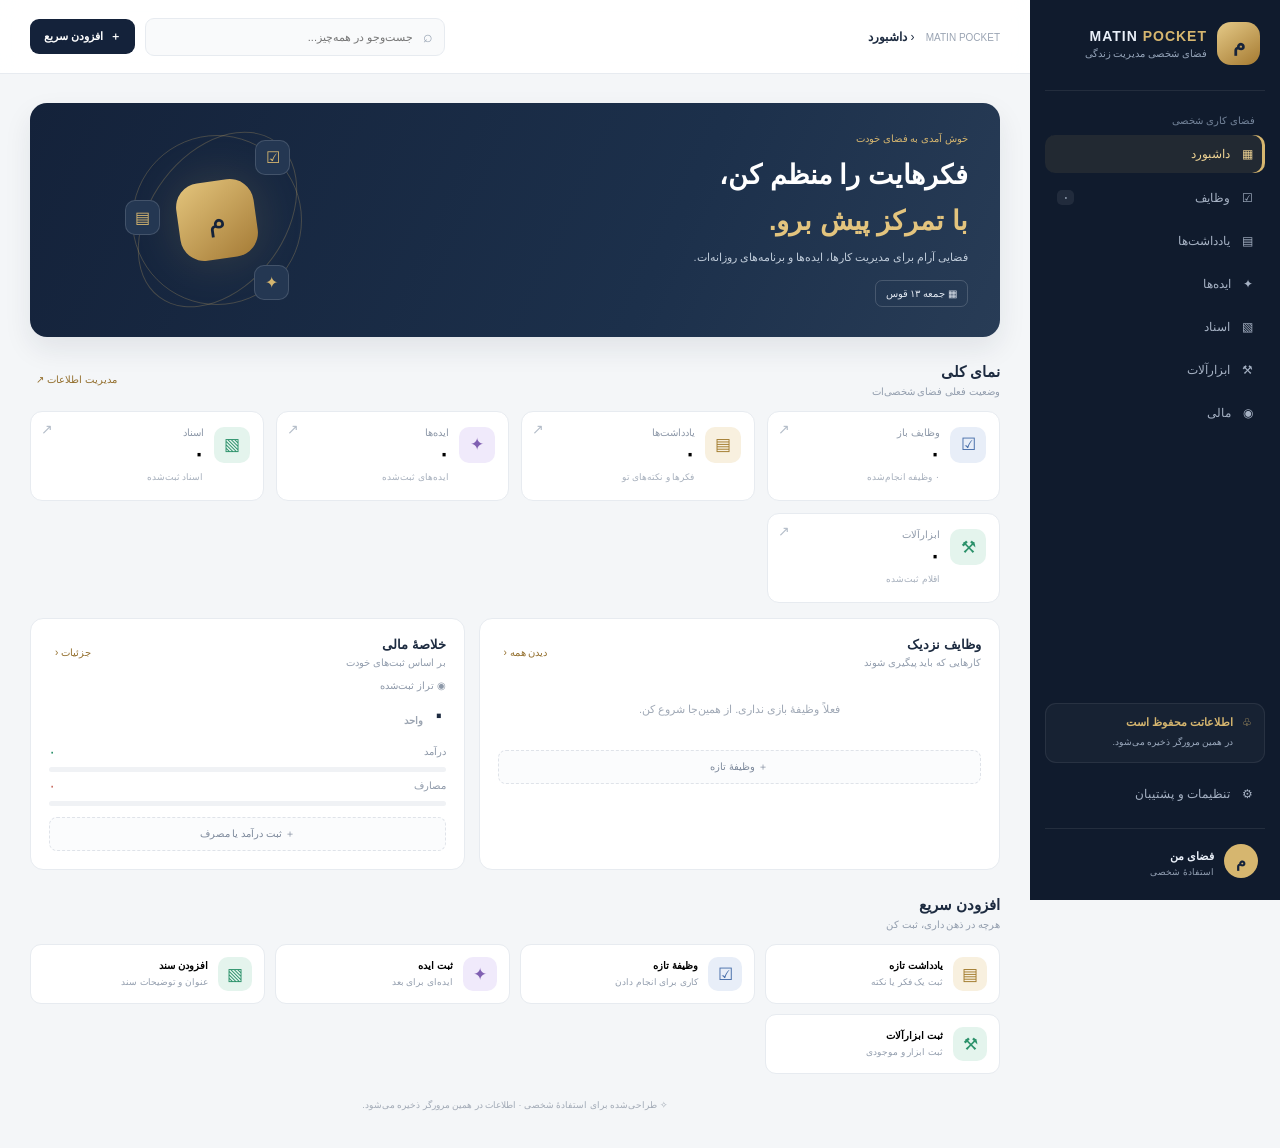
<file: matin-pocket/index.html>
<!doctype html>
<html lang="fa-AF" dir="rtl">
<head>
<meta charset="utf-8">
<meta name="viewport" content="width=device-width, initial-scale=1">
<meta name="theme-color" content="#14223a">
<title>MATIN POCKET — فضای شخصی مدیریت زندگی</title>
<style>
:root{--navy:#14223a;--navy2:#203651;--gold:#d6b66f;--gold-light:#f8f0df;--bg:#f4f6f8;--ink:#1d2b40;--muted:#929dad;--line:#e7ebf0;--white:#fff;--green:#2b916a;--red:#c96f64;--purple:#8060b2;--blue:#456ca8}
*{box-sizing:border-box}body{margin:0;background:var(--bg);font-family:'Vazirmatn',Tahoma,sans-serif;color:var(--ink);min-width:320px}button,input,textarea,select{font:inherit}button{cursor:pointer}button:focus-visible,input:focus-visible,textarea:focus-visible,select:focus-visible{outline:3px solid #d6b66f66;outline-offset:2px}
.layout{min-height:100vh}.sidebar{position:fixed;right:0;top:0;bottom:0;width:250px;background:#101b2d;color:#eaf0f9;padding:22px 15px;display:flex;flex-direction:column;z-index:5}.brand{display:flex;gap:10px;align-items:center;padding:0 5px 25px;border-bottom:1px solid #ffffff14}.brand-mark{width:43px;height:43px;border-radius:14px;background:linear-gradient(145deg,#e5ca88,#a57a31);display:grid;place-items:center;color:#18243a;font-weight:800;font-size:20px}.brand-name{font-size:14px;direction:ltr;text-align:right;font-weight:800;letter-spacing:1px}.brand-name span{color:var(--gold)}.brand small{display:block;color:#95a4b9;font-size:10px;margin-top:4px}.nav-label{font-size:10px;color:#75859b;margin:24px 10px 9px}.nav{display:grid;gap:5px}.nav button{display:flex;align-items:center;gap:12px;text-align:right;width:100%;border:0;background:transparent;color:#a6b2c4;padding:12px;border-radius:10px;font-size:12px}.nav button:hover{background:#ffffff0d;color:white}.nav button.active{color:#f0d494;background:#d8b96c16;box-shadow:inset -3px 0 var(--gold)}.nav .count{margin-right:auto;background:#ffffff13;border-radius:5px;padding:2px 6px;font-size:10px}.sidebar-bottom{margin-top:auto}.privacy{display:flex;gap:9px;padding:12px;border:1px solid #ffffff13;background:#ffffff08;border-radius:11px;color:var(--gold);font-size:11px}.privacy small{display:block;color:#9eacc0;line-height:1.8;margin-top:5px;font-size:9px}.profile{border-top:1px solid #ffffff15;margin-top:15px;padding:15px 7px 0;display:flex;align-items:center;gap:10px}.avatar{width:34px;height:34px;border-radius:50%;display:grid;place-items:center;background:var(--gold);color:var(--navy);font-weight:800}.profile strong{font-size:11px}.profile small{display:block;color:#94a1b4;font-size:9px;margin-top:3px}
main{margin-right:250px;min-height:100vh}.topbar{height:74px;position:sticky;top:0;z-index:4;background:#ffffffeb;backdrop-filter:blur(12px);border-bottom:1px solid var(--line);display:flex;align-items:center;justify-content:space-between;padding:0 30px;gap:15px}.crumb{font-size:12px;white-space:nowrap}.crumb span{direction:ltr;display:inline-block;color:#9aa4b3;font-size:10px;margin-left:8px}.actions{display:flex;align-items:center;gap:10px}.search{display:flex;align-items:center;gap:8px;width:300px;border:1px solid var(--line);background:#f9fafb;padding:9px 11px;border-radius:9px;color:#99a4b4}.search input{width:100%;border:0;outline:0;background:transparent;font-size:11px;color:var(--ink)}.btn{display:inline-flex;align-items:center;justify-content:center;gap:7px;border:0;border-radius:9px;padding:10px 14px;font-size:11px;font-weight:600;white-space:nowrap}.btn.primary{background:var(--navy);color:white}.btn.primary:hover{background:var(--navy2)}.btn.secondary{background:#f0f2f5;color:#4d5b70;border:1px solid #e2e6ec}.btn.gold{background:var(--gold-light);color:#8b692c}.mobile-menu,.mobile-close{display:none}
.content{max-width:1400px;margin:auto;padding:29px 30px 38px}.hero{position:relative;overflow:hidden;display:flex;align-items:center;min-height:230px;border-radius:17px;padding:30px 32px;background:linear-gradient(115deg,#14223a,#1c304b 65%,#283c56);color:white;box-shadow:0 12px 28px #14253d16}.hero .eyebrow{color:var(--gold);font-size:10px;margin-bottom:9px}.hero h1{font-size:27px;line-height:1.7;margin:0}.hero h1 span{color:#e3c47e}.hero p{font-size:11px;color:#c0ccda;margin:6px 0 16px}.date{font-size:10px;display:inline-flex;gap:7px;border:1px solid #ffffff2a;border-radius:7px;padding:7px 10px;color:#e2e8f1}.hero-art{position:absolute;left:9%;top:50%;transform:translateY(-50%);width:200px;height:200px;display:grid;place-items:center;color:var(--gold)}.orbit{position:absolute;border:1px solid #d7b56840;border-radius:50%}.orbit.one{width:170px;height:170px}.orbit.two{width:135px;height:195px;transform:rotate(37deg)}.core{width:78px;height:78px;border-radius:24px;display:grid;place-items:center;background:linear-gradient(145deg,#e3c47c,#a57b36);color:var(--navy);font-size:29px;box-shadow:0 0 45px #d8b5682b;transform:rotate(-8deg)}.chip{position:absolute;width:35px;height:35px;display:grid;place-items:center;border-radius:10px;background:#243752;border:1px solid #ffffff24}.chip.a{top:20px;right:27px}.chip.b{bottom:20px;right:28px}.chip.c{left:8px;top:80px}.section-head{display:flex;align-items:center;justify-content:space-between;gap:12px;margin:26px 0 14px}.section-head h2{font-size:15px;margin:0}.section-head p{font-size:10px;color:var(--muted);margin:5px 0 0}.text-btn{border:0;background:transparent;color:#94702f;font-size:10px}
.stats{display:grid;grid-template-columns:repeat(4,minmax(0,1fr));gap:12px}.stat{background:white;border:1px solid var(--line);border-radius:12px;padding:15px 13px;display:flex;align-items:flex-start;gap:10px;position:relative;text-align:right;min-width:0}.stat-icon{width:36px;height:36px;border-radius:10px;display:grid;place-items:center;flex-shrink:0;font-size:17px}.blue{background:#e8eef8;color:var(--blue)}.gold-tone{background:#f8f0df;color:#a27b2d}.purple{background:#f0eafb;color:var(--purple)}.green{background:#e4f4ed;color:var(--green)}.stat-copy{display:grid;gap:4px;min-width:0}.stat-copy span{font-size:10px;color:#8d98a8}.stat-copy strong{font-size:21px}.stat-copy small{font-size:9px;color:#a6afbc;line-height:1.7}.stat .arrow{position:absolute;left:10px;top:9px;color:#b4bdc9;font-size:14px}
.columns{display:grid;grid-template-columns:1.2fr 1fr;gap:14px;margin-top:15px}.panel{border:1px solid var(--line);background:white;border-radius:13px;padding:18px;min-width:0}.panel-head{display:flex;align-items:center;justify-content:space-between;margin-bottom:12px}.panel-head h3{font-size:13px;margin:0}.panel-head p{font-size:10px;color:var(--muted);margin:5px 0 0}.link{border:0;background:transparent;color:#94702f;font-size:10px}.task-row{display:flex;align-items:center;gap:10px;padding:11px 0;border-bottom:1px solid #f0f2f5}.check{width:19px;height:19px;border-radius:50%;border:1px solid #d7dee8;background:white;color:transparent}.check:hover{border-color:var(--gold);color:#9c762f}.task-copy{display:grid;gap:4px;min-width:0}.task-copy strong{font-size:11px;white-space:nowrap;overflow:hidden;text-overflow:ellipsis}.task-copy small{font-size:9px;color:#a0a9b6}.priority{width:7px;height:7px;border-radius:50%;background:var(--gold);margin-right:auto}.priority.high{background:#e77e73}.empty-mini{text-align:center;color:#a0a9b6;font-size:11px;padding:23px 0}.add-row{width:100%;margin-top:11px;border:1px dashed #dfe3e9;background:#fbfcfd;color:#7d899b;padding:9px;border-radius:8px;font-size:10px}.add-row:hover{background:#f8f3e8;border-color:#e3cf9d}.balance-label{font-size:10px;color:#8d98a8}.balance{font-size:27px;font-weight:700;margin:8px 0 15px}.balance small{font-size:10px;color:#9ba4b1}.moneyline{display:flex;justify-content:space-between;font-size:10px;color:#8d98a8;margin:8px 0}.moneyline strong{font-size:11px}.positive{color:var(--green)!important}.negative{color:var(--red)!important}.bar{height:5px;background:#f0f2f5;border-radius:10px;overflow:hidden}.bar span{display:block;height:100%;border-radius:10px}.quick-grid{display:grid;grid-template-columns:repeat(4,minmax(0,1fr));gap:10px}.quick{display:flex;align-items:center;gap:10px;background:white;border:1px solid var(--line);border-radius:11px;padding:12px;text-align:right;min-width:0}.quick:hover{border-color:#ddc993;transform:translateY(-1px)}.quick .stat-icon{width:34px;height:34px}.quick strong{font-size:10px;display:block}.quick small{font-size:9px;color:var(--muted);display:block;margin-top:4px;line-height:1.6}.footer-note{text-align:center;color:#a2aab6;font-size:9px;margin-top:26px}
.page-head{display:flex;align-items:flex-end;justify-content:space-between;gap:14px;margin-bottom:22px}.page-head h1{font-size:25px;margin:0}.page-head p{font-size:11px;color:var(--muted);margin:7px 0 0;line-height:1.8}.entries{display:grid;grid-template-columns:repeat(3,minmax(0,1fr));gap:13px}.entry{background:white;border:1px solid var(--line);border-radius:12px;padding:15px;min-width:0}.entry-top{display:flex;justify-content:space-between;align-items:center;margin-bottom:12px}.entry-symbol{width:33px;height:33px;display:grid;place-items:center;background:var(--gold-light);color:#a27b2d;border-radius:9px}.entry-actions{display:flex;gap:4px}.icon-btn{border:0;background:transparent;color:#8e9aaa;border-radius:6px;padding:5px}.icon-btn:hover{background:#f0f2f5;color:#34445b}.icon-btn.delete:hover{background:#fff0ee;color:var(--red)}.entry h3{font-size:13px;margin:0;line-height:1.8;overflow-wrap:anywhere}.entry h3.done{text-decoration:line-through;color:#9ba5b3}.entry p{font-size:10px;color:#8995a5;line-height:1.9;white-space:pre-wrap;overflow-wrap:anywhere;margin:7px 0}.meta{display:flex;flex-wrap:wrap;gap:8px;align-items:center;border-top:1px solid #f0f2f5;margin-top:11px;padding-top:10px;font-size:9px;color:#9aa4b3}.status{margin-right:auto;border:0;border-radius:5px;padding:5px 7px;font-size:9px;background:#f7f0df;color:#9a762f}.status.done{background:#e4f4ed;color:#318767}.toolbar{display:flex;justify-content:space-between;font-size:10px;color:#9ba5b2;margin:-4px 0 14px}.empty{min-height:270px;display:flex;flex-direction:column;align-items:center;justify-content:center;text-align:center;background:#ffffff85;border:1px dashed #dce1e8;border-radius:14px;padding:25px}.empty .symbol{font-size:25px;background:var(--gold-light);color:#a27b2d;width:53px;height:53px;border-radius:15px;display:grid;place-items:center;margin-bottom:12px}.empty h3{font-size:14px;margin:0}.empty p{font-size:10px;color:#9ba5b2;line-height:1.9;max-width:320px}.settings-grid{display:grid;grid-template-columns:repeat(2,minmax(0,1fr));gap:14px}.settings-grid h3{font-size:13px;margin:12px 0 6px}.settings-grid p{font-size:10px;line-height:2;color:#8995a5;margin:0 0 15px}.full{width:100%}.badge{display:inline-flex;gap:6px;align-items:center;background:#e8f5ef;color:#348a6b;padding:7px 9px;border-radius:6px;font-size:10px}.summary{display:grid;grid-template-columns:1fr auto;gap:9px;font-size:11px;color:#8d98a8}.summary strong{color:#28364c}.warning{display:flex;gap:10px;padding:14px;background:#fbf5e7;border:1px solid #f0e1bd;color:#947438;border-radius:10px;margin-top:14px;font-size:10px;line-height:1.9}.warning p{margin:0}
.backdrop{position:fixed;inset:0;background:#101b2d8c;z-index:20;display:flex;align-items:center;justify-content:center;padding:15px;backdrop-filter:blur(4px)}.modal{width:min(490px,100%);max-height:92vh;overflow:auto;background:white;border-radius:16px;padding:22px;box-shadow:0 25px 80px #0003}.modal-head{display:flex;justify-content:space-between;align-items:center;margin-bottom:18px}.modal-head h2{font-size:18px;margin:0}.field{display:grid;gap:6px;font-size:10px;color:#68768a;margin-bottom:12px}.field input,.field textarea,.field select{width:100%;border:1px solid #e0e5eb;border-radius:8px;background:#fbfcfd;padding:10px;color:#1c2a40;font-size:11px}.field textarea{resize:vertical;line-height:1.8}.two{display:grid;grid-template-columns:1fr 1fr;gap:10px}.modal-foot{display:flex;justify-content:flex-end;gap:8px;border-top:1px solid #eef0f3;padding-top:15px;margin-top:5px}.toast{position:fixed;left:18px;bottom:18px;background:var(--navy);color:white;border-radius:10px;padding:12px 16px;z-index:30;font-size:11px;box-shadow:0 12px 35px #11182735}.hidden{display:none!important}
@media(max-width:1150px){.content{padding:23px 22px}.topbar{padding:0 22px}.hero-art{left:1%}.stats{gap:8px}.stat{padding:13px 10px;gap:8px}.stat-copy strong{font-size:19px}.quick{padding:10px;gap:7px}.quick small{font-size:8px}}
@media(max-width:900px){.sidebar{width:225px}main{margin-right:225px}.search{width:210px}.stats{grid-template-columns:repeat(2,minmax(0,1fr))}.columns{grid-template-columns:1fr}.entries{grid-template-columns:repeat(2,minmax(0,1fr))}.quick-grid{grid-template-columns:repeat(2,minmax(0,1fr))}}
@media(max-width:650px){.sidebar{width:270px;transform:translateX(105%);transition:transform .2s;box-shadow:none}.sidebar.open{transform:translateX(0);box-shadow:-20px 0 60px #101b2d45}.scrim{position:fixed;inset:0;background:#0e182a66;z-index:4}.mobile-menu,.mobile-close{display:inline-grid;place-items:center;border:0;background:transparent;color:var(--ink);font-size:20px}.mobile-close{color:#9ba5b2;margin-right:auto}.topbar{height:64px;padding:0 12px;gap:8px}.crumb span{display:none}.actions{gap:5px}.search{width:40px;padding:9px;justify-content:center;border-color:transparent;background:transparent}.search input{width:0}.search:focus-within{width:min(180px,38vw);background:#f9fafb;border-color:var(--line)}.search:focus-within input{width:100%}.actions>.btn{font-size:0;width:37px;height:37px;padding:8px}.actions>.btn span{display:none}.content{padding:17px 12px 25px}.hero{min-height:220px;padding:23px 19px}.hero h1{font-size:23px}.hero p{max-width:245px;line-height:1.9}.hero-art{opacity:.16;left:-75px}.section-head{margin-top:22px}.stat{padding:12px 9px}.stat-copy strong{font-size:18px}.stat-copy small{white-space:normal}.stat .arrow{left:5px}.quick-grid{gap:8px}.quick{padding:9px}.quick .stat-icon{width:31px;height:31px}.quick small{line-height:1.7}.page-head{align-items:flex-start;flex-direction:column}.page-head>.btn{width:100%}.page-head h1{font-size:22px}.entries,.settings-grid{grid-template-columns:1fr}.finance-stats{grid-template-columns:1fr}.modal{padding:17px}.two{gap:7px}.footer-note{line-height:1.8}}
@media(prefers-reduced-motion:reduce){*{transition:none!important;animation:none!important}}
</style>
</head>
<body>
<div class="layout">
<aside class="sidebar" id="sidebar">
  <div class="brand"><div class="brand-mark">م</div><div><div class="brand-name">MATIN <span>POCKET</span></div><small>فضای شخصی مدیریت زندگی</small></div><button class="mobile-close" onclick="toggleNav(false)" aria-label="بستن">×</button></div>
  <div class="nav-label">فضای کاری شخصی</div>
  <nav class="nav" id="nav">
    <button class="active" data-section="dashboard">▦ <span>داشبورد</span></button>
    <button data-section="tasks">☑ <span>وظایف</span><b class="count" id="openCount">0</b></button>
    <button data-section="notes">▤ <span>یادداشت‌ها</span></button>
    <button data-section="ideas">✦ <span>ایده‌ها</span></button>
    <button data-section="documents">▧ <span>اسناد</span></button>
    <button data-section="tools">⚒ <span>ابزارآلات</span></button>
    <button data-section="finance">◉ <span>مالی</span></button>
  </nav>
  <div class="sidebar-bottom">
    <div class="privacy">♧ <div><strong>اطلاعاتت محفوظ است</strong><small>در همین مرورگر ذخیره می‌شود.</small></div></div>
    <nav class="nav" style="margin-top:12px"><button data-section="settings">⚙ <span>تنظیمات و پشتیبان</span></button></nav>
    <div class="profile"><div class="avatar">م</div><div><strong>فضای من</strong><small>استفادهٔ شخصی</small></div></div>
  </div>
</aside>
<div class="scrim hidden" id="scrim" onclick="toggleNav(false)"></div>
<main>
  <header class="topbar"><div style="display:flex;align-items:center;gap:8px"><button class="mobile-menu" onclick="toggleNav(true)" aria-label="منو">☰</button><div class="crumb"><span>MATIN POCKET</span> ‹ <b id="crumb">داشبورد</b></div></div><div class="actions"><label class="search">⌕ <input id="search" placeholder="جست‌وجو در همه‌چیز..." autocomplete="off"></label><button class="btn primary" onclick="openForm()">＋ <span>افزودن سریع</span></button></div></header>
  <div class="content" id="view"></div>
</main>
</div>
<div class="backdrop hidden" id="backdrop" onclick="if(event.target===this)closeForm()">
<form class="modal" id="entryForm">
  <div class="modal-head"><div><div style="font-size:10px;color:#9aa5b6;margin-bottom:6px" id="formEyebrow">ثبت مورد تازه</div><h2 id="formTitle">افزودن سریع</h2></div><button type="button" class="icon-btn" onclick="closeForm()">✕</button></div>
  <label class="field">نوع مورد<select id="type"><option value="notes">یادداشت</option><option value="tasks">وظیفه</option><option value="ideas">ایده</option><option value="documents">سند</option><option value="tools">ابزارآلات</option><option value="finance">ثبت مالی</option></select></label>
  <label class="field">عنوان *<input id="title" required maxlength="160" placeholder="عنوان را بنویس..."></label>
  <label class="field">توضیحات<textarea id="body" rows="3" placeholder="جزئیات یا نکته‌ها..."></textarea></label>
  <label class="field">دسته‌بندی<input id="category" placeholder="مثلاً کار، شخصی، مهم..."></label>
  <div class="two hidden" id="taskFields"><label class="field">اولویت<select id="priority"><option>متوسط</option><option>بالا</option><option>پایین</option></select></label><label class="field">مهلت انجام<input id="dueDate" type="date"></label></div>
  <div class="two hidden" id="financeFields"><label class="field">نوع ثبت<select id="direction"><option value="expense">مصرف</option><option value="income">درآمد</option></select></label><label class="field">مقدار<input id="amount" type="number" min="0" step="any" placeholder="0"></label></div>
  <div class="two hidden" id="toolFields"><label class="field">تعداد<input id="toolQuantity" type="number" min="1" step="1" value="1"></label><label class="field">وضعیت<select id="toolCondition"><option>سالم</option><option>نیازمند تعمیر</option><option>خراب</option><option>امانت‌داده‌شده</option></select></label></div>
  <div class="modal-foot"><button type="button" class="btn secondary" onclick="closeForm()">انصراف</button><button class="btn primary" type="submit">✓ ذخیره</button></div>
</form>
</div>
<div class="toast hidden" id="toast"></div>
<input class="hidden" id="importFile" type="file" accept=".json,application/json">
<script>
const KEY='matin-pocket-v1';
const labels={dashboard:'داشبورد',tasks:'وظایف',notes:'یادداشت‌ها',ideas:'ایده‌ها',documents:'اسناد',tools:'ابزارآلات',finance:'مالی',settings:'تنظیمات'};
const emptyData=()=>({tasks:[],notes:[],ideas:[],documents:[],tools:[],finance:[]});
let data=load(),section='dashboard',editing=null,toastTimer;
function load(){try{return {...emptyData(),...JSON.parse(localStorage.getItem(KEY)||'{}')}}catch{return emptyData()}}
function save(){try{localStorage.setItem(KEY,JSON.stringify(data))}catch{notify('ذخیره‌سازی مرورگر در دسترس نیست. از پشتیبان استفاده کن.')}}
function esc(s=''){return String(s).replace(/[&<>"']/g,c=>({'&':'&amp;','<':'&lt;','>':'&gt;','"':'&quot;',"'":'&#39;'}[c]))}
function num(n){return new Intl.NumberFormat('fa-AF',{maximumFractionDigits:2}).format(Number(n)||0)}
function id(){return crypto.randomUUID?crypto.randomUUID():String(Date.now())+Math.random().toString(36).slice(2)}
function notify(msg){const el=document.getElementById('toast');el.textContent=msg;el.classList.remove('hidden');clearTimeout(toastTimer);toastTimer=setTimeout(()=>el.classList.add('hidden'),2700)}
function toggleNav(open){document.getElementById('sidebar').classList.toggle('open',open);document.getElementById('scrim').classList.toggle('hidden',!open)}
document.querySelectorAll('[data-section]').forEach(b=>b.addEventListener('click',()=>{section=b.dataset.section;document.querySelectorAll('[data-section]').forEach(x=>x.classList.toggle('active',x.dataset.section===section));toggleNav(false);render()}));
document.getElementById('search').addEventListener('input',render);
document.getElementById('type').addEventListener('change',syncFields);
function openForm(type){editing=null;document.getElementById('entryForm').reset();document.getElementById('type').value=type||(section==='dashboard'||section==='settings'?'notes':section);document.getElementById('formEyebrow').textContent='ثبت مورد تازه';document.getElementById('formTitle').textContent='افزودن سریع';syncFields();document.getElementById('backdrop').classList.remove('hidden');setTimeout(()=>document.getElementById('title').focus(),50)}
function editEntry(type,entryId){const e=data[type].find(x=>x.id===entryId);if(!e)return;editing={type,entryId};document.getElementById('entryForm').reset();document.getElementById('type').value=type;document.getElementById('title').value=e.title;document.getElementById('body').value=e.body||'';document.getElementById('category').value=e.category||'';document.getElementById('priority').value=e.priority||'متوسط';document.getElementById('dueDate').value=e.dueDate||'';document.getElementById('amount').value=e.amount??'';document.getElementById('direction').value=e.direction||'expense';document.getElementById('toolQuantity').value=e.quantity??1;document.getElementById('toolCondition').value=e.condition||'سالم';document.getElementById('formEyebrow').textContent='ویرایش مورد';document.getElementById('formTitle').textContent='تغییر اطلاعات';syncFields();document.getElementById('backdrop').classList.remove('hidden')}
function closeForm(){document.getElementById('backdrop').classList.add('hidden')}
function syncFields(){const t=document.getElementById('type').value;document.getElementById('taskFields').classList.toggle('hidden',t!=='tasks');document.getElementById('financeFields').classList.toggle('hidden',t!=='finance');document.getElementById('toolFields').classList.toggle('hidden',t!=='tools');document.getElementById('amount').required=t==='finance'}
document.getElementById('entryForm').addEventListener('submit',e=>{e.preventDefault();const type=document.getElementById('type').value,title=document.getElementById('title').value.trim();if(!title){notify('لطفاً عنوان را وارد کن.');return}const old=editing?data[editing.type].find(x=>x.id===editing.entryId):null;const item={id:old?.id||id(),title,body:document.getElementById('body').value.trim(),category:document.getElementById('category').value.trim(),priority:document.getElementById('priority').value,dueDate:document.getElementById('dueDate').value||'',createdAt:old?.createdAt||new Date().toISOString(),updatedAt:new Date().toISOString()};if(type==='finance'){item.amount=Number(document.getElementById('amount').value)||0;item.direction=document.getElementById('direction').value;item.category=item.category||(item.direction==='income'?'درآمد':'مصرف')}if(type==='tools'){item.quantity=Math.max(1,Number(document.getElementById('toolQuantity').value)||1);item.condition=document.getElementById('toolCondition').value}if(editing)data[editing.type]=data[editing.type].filter(x=>x.id!==editing.entryId);data[type].unshift(item);save();closeForm();render();notify(editing?'تغییرات ذخیره شد.':'با موفقیت اضافه شد.');editing=null});
function removeEntry(type,entryId){if(!confirm('این مورد حذف شود؟'))return;data[type]=data[type].filter(x=>x.id!==entryId);save();render();notify('مورد حذف شد.')}
function toggleTask(entryId){data.tasks=data.tasks.map(t=>t.id===entryId?{...t,done:!t.done,updatedAt:new Date().toISOString()}:t);save();render()}
function allEntries(){return Object.entries(data).flatMap(([type,arr])=>arr.map(e=>({...e,type})))}
function entryCard(e,type){let icon={tasks:'☑',notes:'▤',ideas:'✦',documents:'▧',tools:'⚒',finance:'◉'}[type]||'•';return `<article class="entry"><div class="entry-top"><div class="entry-symbol">${icon}</div><div class="entry-actions"><button class="icon-btn" onclick="editEntry('${type}','${e.id}')" title="ویرایش">✎</button><button class="icon-btn delete" onclick="removeEntry('${type}','${e.id}')" title="حذف">⌫</button></div></div><h3 class="${type==='tasks'&&e.done?'done':''}">${esc(e.title)}</h3>${e.body?`<p>${esc(e.body)}</p>`:''}<div class="meta">${e.category?`<span>♧ ${esc(e.category)}</span>`:''}${type==='tasks'&&e.dueDate?`<span>▦ ${esc(e.dueDate)}</span>`:''}${type==='tools'?`<span>تعداد: ${num(e.quantity)}</span><span>وضعیت: ${esc(e.condition||'سالم')}</span>`:''}${type==='finance'?`<strong class="${e.direction==='income'?'positive':'negative'}">${e.direction==='income'?'+':'−'}${num(e.amount)}</strong>`:''}${type==='tasks'?`<button class="status ${e.done?'done':''}" onclick="toggleTask('${e.id}')">${e.done?'✓ انجام شد':'◷ باز'}</button>`:''}</div></article>`}
function empty(title,text,type){return `<div class="empty"><div class="symbol">${{tasks:'☑',notes:'▤',ideas:'✦',documents:'▧',finance:'◉'}[type]||'⌕'}</div><h3>${title}</h3><p>${text}</p><button class="btn primary" onclick="openForm('${type||'notes'}')">＋ افزودن اولین مورد</button></div>`}
function stat(label,value,note,icon,tone,go){return `<button class="stat" onclick="${go?`section='${go}';syncNav();render()`:'void(0)'}"><div class="stat-icon ${tone}">${icon}</div><div class="stat-copy"><span>${label}</span><strong>${value}</strong><small>${note}</small></div><span class="arrow">↗</span></button>`}
function syncNav(){document.getElementById('crumb').textContent=labels[section];document.querySelectorAll('[data-section]').forEach(x=>x.classList.toggle('active',x.dataset.section===section))}
function render(){syncNav();const view=document.getElementById('view');const q=document.getElementById('search').value.trim().toLocaleLowerCase();const tasks=data.tasks.filter(x=>!x.done),done=data.tasks.length-tasks.length,inc=data.finance.filter(x=>x.direction==='income').reduce((s,x)=>s+(+x.amount||0),0),exp=data.finance.filter(x=>x.direction!=='income').reduce((s,x)=>s+(+x.amount||0),0),bal=inc-exp;
document.getElementById('openCount').textContent=num(tasks.length);
if(q){const results=allEntries().filter(e=>(e.title+' '+(e.body||'')+' '+(e.category||'')).toLocaleLowerCase().includes(q));view.innerHTML=`<div class="page-head"><div><div style="font-size:10px;color:#9aa5b6;margin-bottom:8px">جست‌وجوی یک‌جا</div><h1>نتایج جست‌وجو</h1><p>نتایج از تمام بخش‌های فضای کاری</p></div><span class="btn gold">${num(results.length)} نتیجه</span></div>${results.length?`<div class="entries">${results.map(e=>entryCard(e,e.type)).join('')}</div>`:empty('چیزی پیدا نشد','عبارت دیگری را جست‌وجو کن.','notes')}`;return}
if(section==='dashboard'){const dt=new Intl.DateTimeFormat('fa-AF',{weekday:'long',day:'numeric',month:'long'}).format(new Date());view.innerHTML=`<section class="hero"><div><div class="eyebrow">خوش آمدی به فضای خودت</div><h1>فکرهایت را منظم کن،<br><span>با تمرکز پیش برو.</span></h1><p>فضایی آرام برای مدیریت کارها، ایده‌ها و برنامه‌های روزانه‌ات.</p><span class="date">▦ ${dt}</span></div><div class="hero-art"><div class="orbit one"></div><div class="orbit two"></div><div class="core">م</div><div class="chip a">☑</div><div class="chip b">✦</div><div class="chip c">▤</div></div></section>
<div class="section-head"><div><h2>نمای کلی</h2><p>وضعیت فعلی فضای شخصی‌ات</p></div><button class="text-btn" onclick="section='settings';render()">مدیریت اطلاعات ↗</button></div>
<div class="stats">${stat('وظایف باز',num(tasks.length),num(done)+' وظیفه انجام‌شده','☑','blue','tasks')}${stat('یادداشت‌ها',num(data.notes.length),'فکرها و نکته‌های تو','▤','gold-tone','notes')}${stat('ایده‌ها',num(data.ideas.length),'ایده‌های ثبت‌شده','✦','purple','ideas')}${stat('اسناد',num(data.documents.length),'اسناد ثبت‌شده','▧','green','documents')}${stat('ابزارآلات',num(data.tools.length),'اقلام ثبت‌شده','⚒','green','tools')}</div>
<div class="columns"><section class="panel"><div class="panel-head"><div><h3>وظایف نزدیک</h3><p>کارهایی که باید پیگیری شوند</p></div><button class="link" onclick="section='tasks';render()">دیدن همه ‹</button></div>${tasks.slice(0,4).length?tasks.slice(0,4).map(t=>`<div class="task-row"><button class="check" onclick="toggleTask('${t.id}')">✓</button><div class="task-copy"><strong>${esc(t.title)}</strong><small>${t.dueDate?'مهلت: '+esc(t.dueDate):esc(t.category||'بدون مهلت')}</small></div><span class="priority ${t.priority==='بالا'?'high':''}"></span></div>`).join(''):'<div class="empty-mini">فعلاً وظیفهٔ بازی نداری. از همین‌جا شروع کن.</div>'}<button class="add-row" onclick="openForm('tasks')">＋ وظیفهٔ تازه</button></section>
<section class="panel"><div class="panel-head"><div><h3>خلاصهٔ مالی</h3><p>بر اساس ثبت‌های خودت</p></div><button class="link" onclick="section='finance';render()">جزئیات ‹</button></div><div class="balance-label">◉ تراز ثبت‌شده</div><div class="balance">${num(bal)} <small>واحد</small></div><div class="moneyline"><span>درآمد</span><strong class="positive">${num(inc)}</strong></div><div class="bar"><span style="width:${inc+exp?Math.max(3,inc/(inc+exp)*100):0}%;background:#64b797"></span></div><div class="moneyline"><span>مصارف</span><strong class="negative">${num(exp)}</strong></div><div class="bar"><span style="width:${inc+exp?Math.max(3,exp/(inc+exp)*100):0}%;background:#e4a092"></span></div><button class="add-row" onclick="openForm('finance')">＋ ثبت درآمد یا مصرف</button></section></div>
<div class="section-head"><div><h2>افزودن سریع</h2><p>هرچه در ذهن داری، ثبت کن</p></div></div><div class="quick-grid"><button class="quick" onclick="openForm('notes')"><span class="stat-icon gold-tone">▤</span><span><strong>یادداشت تازه</strong><small>ثبت یک فکر یا نکته</small></span></button><button class="quick" onclick="openForm('tasks')"><span class="stat-icon blue">☑</span><span><strong>وظیفهٔ تازه</strong><small>کاری برای انجام دادن</small></span></button><button class="quick" onclick="openForm('ideas')"><span class="stat-icon purple">✦</span><span><strong>ثبت ایده</strong><small>ایده‌ای برای بعد</small></span></button><button class="quick" onclick="openForm('documents')"><span class="stat-icon green">▧</span><span><strong>افزودن سند</strong><small>عنوان و توضیحات سند</small></span></button><button class="quick" onclick="openForm('tools')"><span class="stat-icon green">⚒</span><span><strong>ثبت ابزارآلات</strong><small>ثبت ابزار و موجودی</small></span></button></div><div class="footer-note">✧ طراحی‌شده برای استفادهٔ شخصی · اطلاعات در همین مرورگر ذخیره می‌شود.</div>`;
return}
if(section==='settings'){view.innerHTML=`<div class="page-head"><div><div style="font-size:10px;color:#9aa5b6;margin-bottom:8px">کنترول و نگهداری</div><h1>تنظیمات و پشتیبان</h1><p>اطلاعات خود را مدیریت کن و نسخهٔ پشتیبان داشته باش.</p></div></div><div class="settings-grid"><section class="panel"><div class="stat-icon gold-tone">♧</div><h3>حریم خصوصی</h3><p>اطلاعات در حافظهٔ محلی همین مرورگر ذخیره می‌شود؛ برای همگام‌سازی ابری ارسال نمی‌شود.</p><span class="badge">● ذخیره‌سازی محلی فعال</span></section><section class="panel"><div class="stat-icon gold-tone">⇩</div><h3>نسخهٔ پشتیبان</h3><p>از تمام یادداشت‌ها، وظایف، ایده‌ها، اسناد، ابزارآلات و ثبت‌های مالی فایل پشتیبان بگیر.</p><button class="btn primary full" onclick="exportData()">⇩ گرفتن نسخهٔ پشتیبان</button></section><section class="panel"><div class="stat-icon gold-tone">⇧</div><h3>بازیابی اطلاعات</h3><p>فایل پشتیبان قبلی را انتخاب کن. اطلاعات فعلی با اطلاعات فایل جایگزین می‌شود.</p><button class="btn secondary full" onclick="document.getElementById('importFile').click()">⇧ انتخاب فایل پشتیبان</button></section><section class="panel"><div class="stat-icon gold-tone">↗</div><h3>خلاصهٔ فضای کاری</h3><div class="summary"><span>وظایف</span><strong>${num(data.tasks.length)}</strong><span>یادداشت‌ها</span><strong>${num(data.notes.length)}</strong><span>ایده‌ها</span><strong>${num(data.ideas.length)}</strong><span>اسناد</span><strong>${num(data.documents.length)}</strong><span>ابزارآلات</span><strong>${num(data.tools.length)}</strong><span>ثبت‌های مالی</span><strong>${num(data.finance.length)}</strong></div></section></div><div class="warning">♧ <p><strong>نکتهٔ مهم:</strong> پاک‌کردن داده‌های مرورگر یا استفاده از دستگاه دیگر ممکن است اطلاعات را از دسترس خارج کند. مرتب نسخهٔ پشتیبان بگیر. این نسخه ورود با Face ID یا همگام‌سازی ابری ندارد.</p></div>`;return}
const arr=data[section]||[],filtered=arr.filter(e=>(e.title+' '+(e.body||'')+' '+(e.category||'')+' '+(e.condition||'')+' '+(e.quantity??'')).toLocaleLowerCase().includes(q));let desc={tasks:'کارها را ثبت کن، اولویت بده و پس از انجام علامت بزن.',notes:'یادداشت‌ها و نکته‌های مهم را یک‌جا نگه‌دار.',ideas:'ایده‌ها را پیش از فراموش‌شدن ثبت کن.',documents:'فهرست اسناد و توضیحات مربوط به آن‌ها را مرتب کن.',tools:'ابزار و وسایل خود را همراه با تعداد و وضعیت نگهداری مدیریت کن.',finance:'درآمد و مصرف‌های خود را به شکل ساده ثبت کن.'}[section];view.innerHTML=`<div class="page-head"><div><div style="font-size:10px;color:#9aa5b6;margin-bottom:8px">فضای کاری</div><h1>${labels[section]}</h1><p>${desc}</p></div><button class="btn primary" onclick="openForm('${section}')">＋ افزودن ${section==='finance'?'ثبت مالی':section==='tasks'?'وظیفه':section==='notes'?'یادداشت':section==='ideas'?'ایده':section==='tools'?'ابزار':'سند'}</button></div>${section==='finance'?`<div class="stats finance-stats" style="grid-template-columns:repeat(3,minmax(0,1fr));margin-bottom:18px">${stat('مجموع درآمد',num(inc),'واحد پولی دلخواه','↗','green',null)}${stat('مجموع مصارف',num(exp),'واحد پولی دلخواه','◉','gold-tone',null)}${stat('تراز',num(bal),'درآمد منهای مصرف','◉','blue',null)}</div>`:''}<div class="toolbar"><span>▤ ${num(filtered.length)} مورد</span><span>ذخیره‌شده در همین مرورگر</span></div>${filtered.length?`<div class="entries">${filtered.map(e=>entryCard(e,section)).join('')}</div>`:empty('هنوز '+labels[section]+' ثبت نشده','با افزودن اولین مورد، فضای کاری خود را بساز.',section)}`}
function exportData(){const blob=new Blob([JSON.stringify({version:1,exportedAt:new Date().toISOString(),data},null,2)],{type:'application/json'}),url=URL.createObjectURL(blob),a=document.createElement('a');a.href=url;a.download='matin-pocket-backup-'+new Date().toISOString().slice(0,10)+'.json';a.click();URL.revokeObjectURL(url);notify('نسخهٔ پشتیبان آماده شد.')}
document.getElementById('importFile').addEventListener('change',e=>{const f=e.target.files[0];if(!f)return;const r=new FileReader();r.onload=()=>{try{const parsed=JSON.parse(r.result),incoming=parsed.data||parsed;if(!incoming||!Array.isArray(incoming.tasks)||!Array.isArray(incoming.notes))throw 0;if(!confirm('اطلاعات فعلی با نسخهٔ پشتیبان جایگزین شود؟'))return;data={...emptyData(),...incoming};save();render();notify('بازیابی اطلاعات موفق بود.')}catch{notify('فایل پشتیبان معتبر نیست.')}finally{e.target.value=''}};r.readAsText(f)});
render();
</script>
</body>
</html>
</file>
